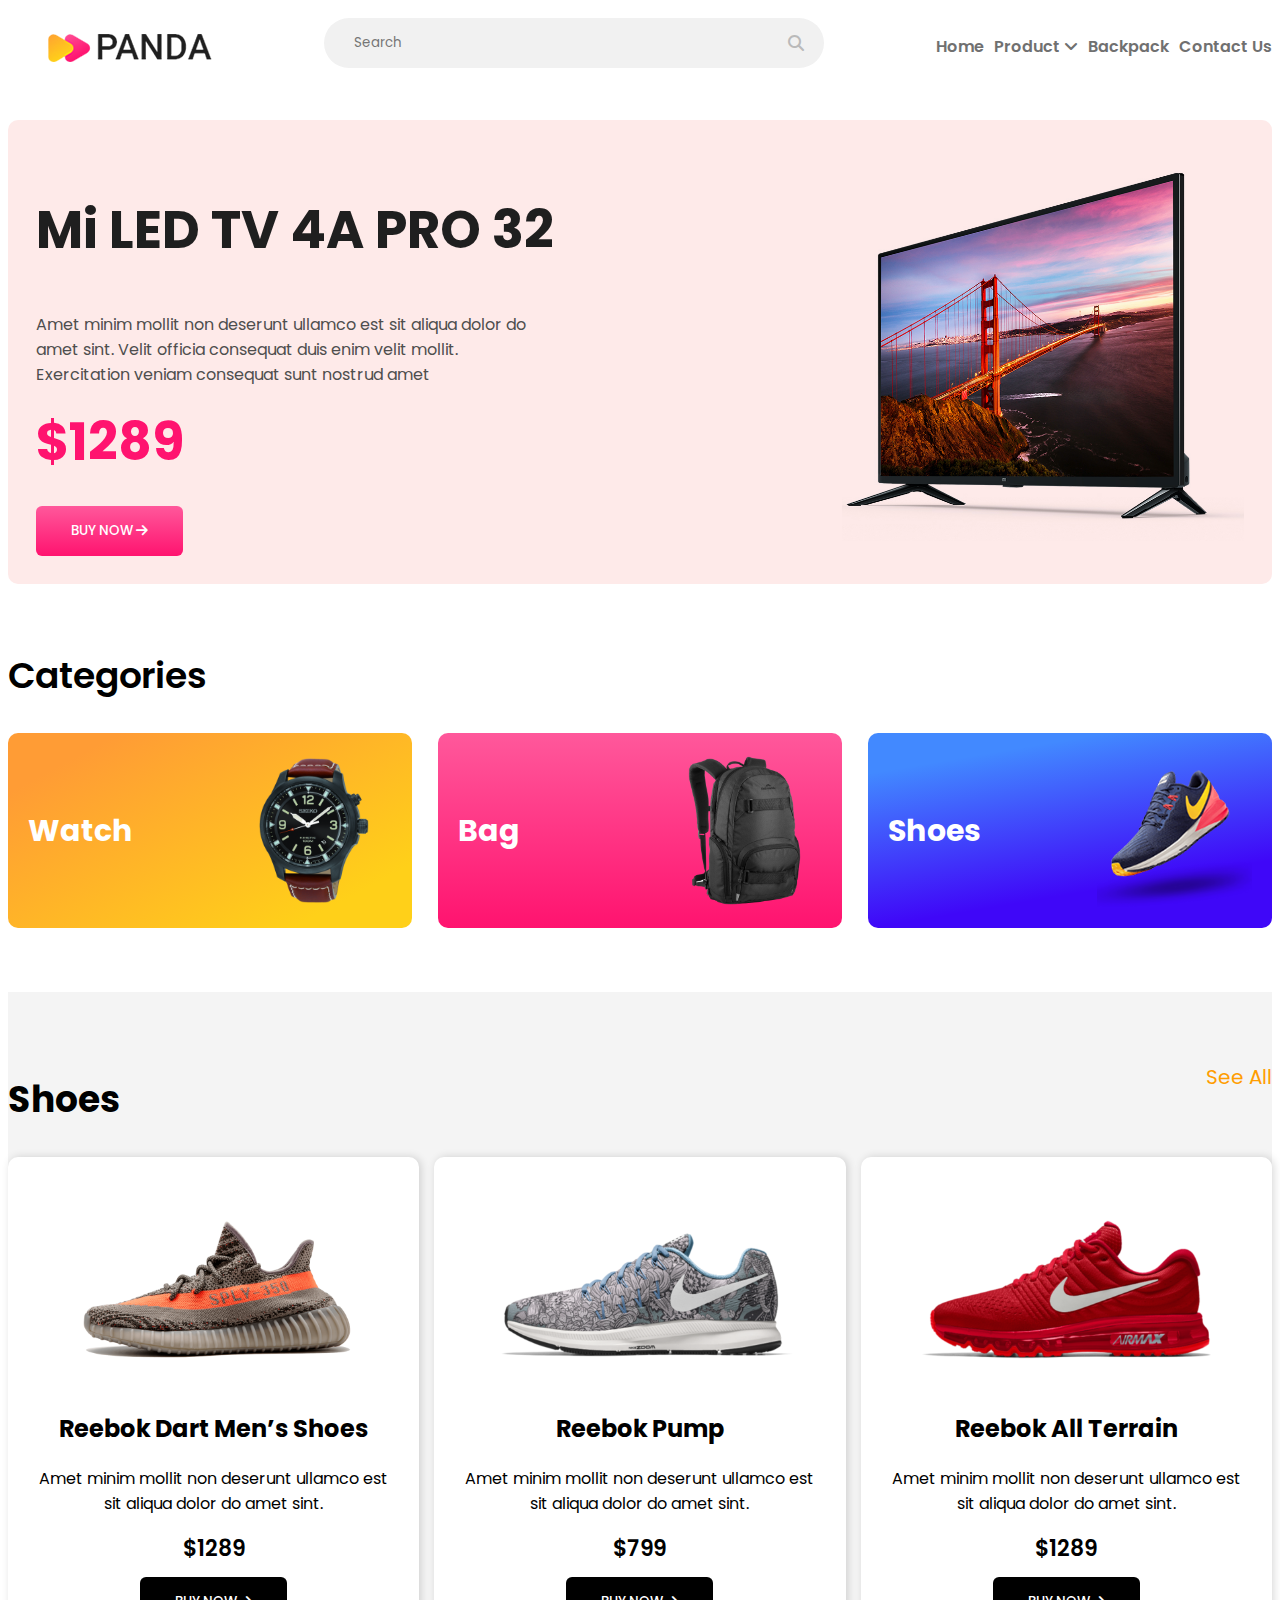
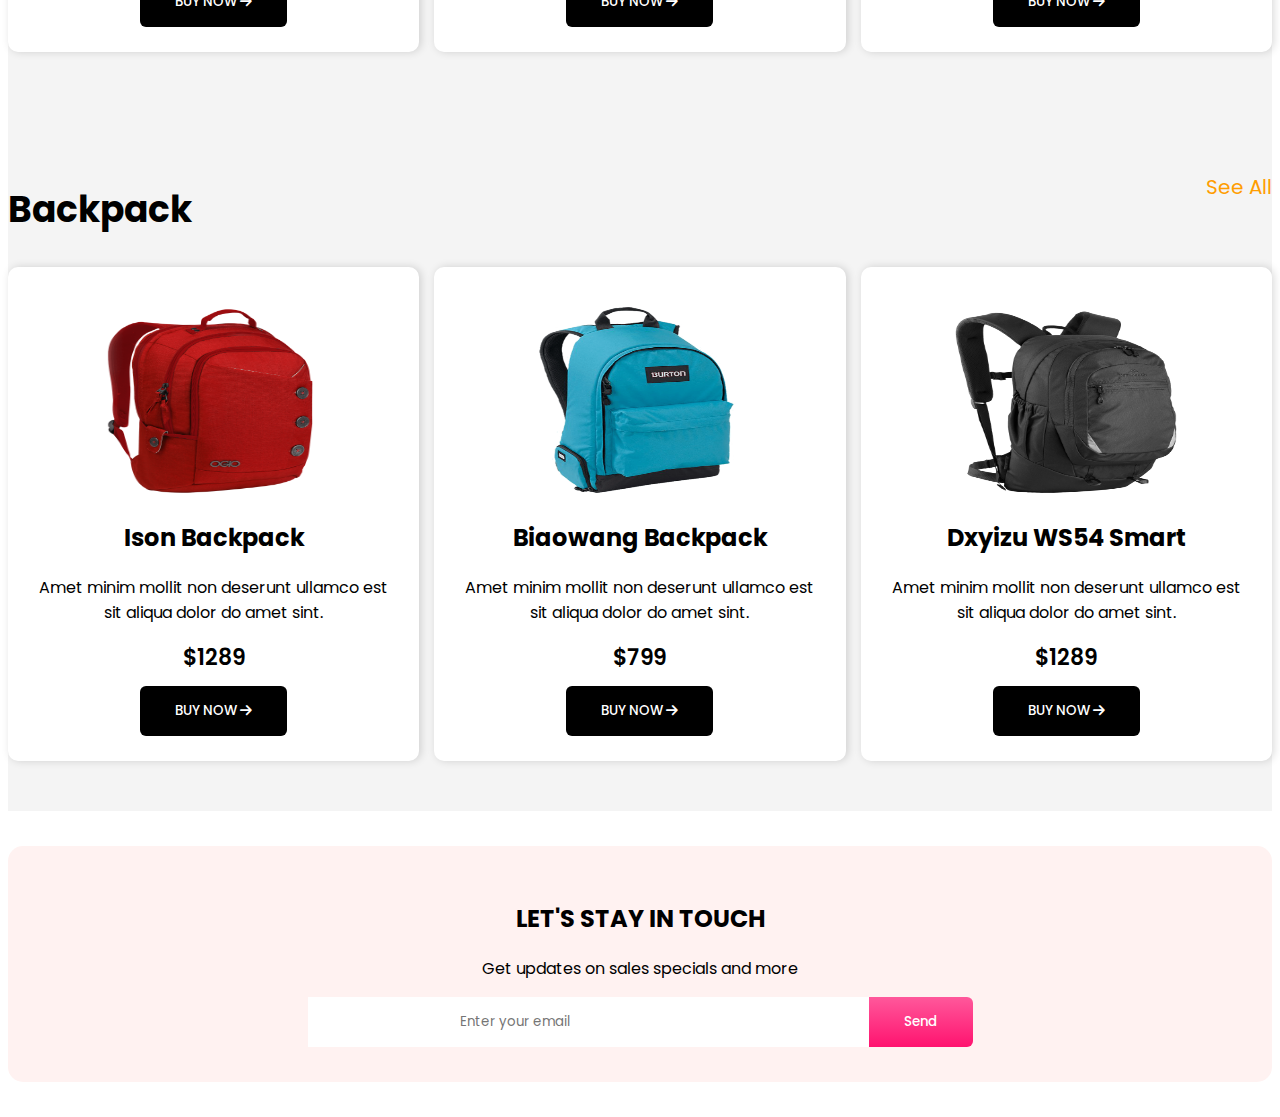
<file: Projects/Clone-file/B12_c2_panda-commerce/index.html>
<!DOCTYPE html>
<html lang="en">
  <head>
    <meta charset="UTF-8" />
    <meta name="viewport" content="width=device-width, initial-scale=1.0" />
    <title>Panda commerce</title>
    <link
      rel="shortcut icon"
      href="./assets/images/logo.png"
      type="image/x-icon"
    />

    <!-- Google font -->
    <link rel="preconnect" href="https://fonts.googleapis.com" />
    <link rel="preconnect" href="https://fonts.gstatic.com" crossorigin />
    <link
      href="https://fonts.googleapis.com/css2?family=Poppins:ital,wght@0,100;0,200;0,300;0,400;0,500;0,600;0,700;0,800;0,900;1,100;1,200;1,300;1,400;1,500;1,600;1,700;1,800;1,900&display=swap"
      rel="stylesheet"
    />

    <!-- Font awesome CDN -->
    <link
      rel="stylesheet"
      href="https://cdnjs.cloudflare.com/ajax/libs/font-awesome/6.7.2/css/all.min.css"
      integrity="sha512-Evv84Mr4kqVGRNSgIGL/F/aIDqQb7xQ2vcrdIwxfjThSH8CSR7PBEakCr51Ck+w+/U6swU2Im1vVX0SVk9ABhg=="
      crossorigin="anonymous"
      referrerpolicy="no-referrer"
    />

    <!-- Custom css -->
    <link rel="stylesheet" href="./style.css" />
  </head>
  <body>
    <main>
      <!-- Nav -->
      <nav class="container">
        <figure>
          <img src="./assets/images/logo.png" alt="" />
        </figure>
        <div class="search-parent">
          <input type="text" placeholder="Search" />

          <i class="fa-solid fa-magnifying-glass"></i>
        </div>

        <ul class="nav-items">
          <li><a href="#">Home</a></li>

          <li class="product-li">
            <a href="#"
              >Product
              <i class="fa-solid fa-angle-down"></i>
            </a>

            <ul class="dropdown-nav-items">
              <li><a href="#">Product 1</a></li>
              <li><a href="#">Product 2</a></li>
              <li><a href="#">Product 3</a></li>
              <li><a href="#">Product 4</a></li>
              <li><a href="#">Product 5</a></li>
            </ul>
          </li>

          <li><a href="#backpack-section">Backpack</a></li>
          <li><a href="#">Contact Us</a></li>
        </ul>
      </nav>
      <!-- Banner -->
      <section class="banner container">
        <!-- Banner left -->
        <div>
          <h2>Mi LED TV 4A PRO 32</h2>
          <p>
            Amet minim mollit non deserunt ullamco est sit aliqua dolor do amet
            sint. Velit officia consequat duis enim velit mollit. Exercitation
            veniam consequat sunt nostrud amet
          </p>
          <span class="banner-price">$1289</span> <br />
          <button class="panda-btn">
            BUY NOW <i class="fa-solid fa-arrow-right"></i>
          </button>
        </div>

        <!-- Banner right -->
        <img src="./assets/images/banner-images/tv.png" alt="" />
      </section>

      <!-- Category section -->
      <section class="categories container">
        <h2 class="common-section-title">Categories</h2>
        <div class="categories-card-container">
          <div class="category-card">
            <h3>Watch</h3>
            <img src="./assets/images/categories/watch.png" alt="" />
          </div>
          <div class="category-card">
            <h3>Bag</h3>
            <img src="./assets/images/categories/bag.png" alt="" />
          </div>
          <div class="category-card">
            <h3>Shoes</h3>
            <img src="./assets/images/categories/shoes.png" alt="" />
          </div>
        </div>
      </section>

      <!-- Shoes and backpack section -->
      <section class="shoes-backpack-parent">
        <!-- Shoes -->
        <div class="shoes-section container">
          <div class="shoes-backpack-section-title-parent">
            <h2>Shoes</h2>
            <p>See All</p>
          </div>
          <div class="shoe-card-container">
            <div class="shoe-card">
              <img src="./assets/images/shoes/shoe-1.png" alt="" />
              <h2>Reebok Dart Men’s Shoes</h2>
              <p>
                Amet minim mollit non deserunt ullamco est sit aliqua dolor do
                amet sint.
              </p>
              <span class="card-price">$1289</span>
              <button class="panda-btn">
                BUY NOW <i class="fa-solid fa-arrow-right"></i>
              </button>
            </div>
            <div class="shoe-card">
              <img src="./assets/images/shoes/shoe-2.png" alt="" />
              <h2>Reebok Pump</h2>
              <p>
                Amet minim mollit non deserunt ullamco est sit aliqua dolor do
                amet sint.
              </p>
              <span class="card-price">$799</span>
              <button class="panda-btn">
                BUY NOW <i class="fa-solid fa-arrow-right"></i>
              </button>
            </div>
            <div class="shoe-card">
              <img src="./assets/images/shoes/shoe-3.png" alt="" />
              <h2>Reebok All Terrain</h2>
              <p>
                Amet minim mollit non deserunt ullamco est sit aliqua dolor do
                amet sint.
              </p>
              <span class="card-price">$1289</span>
              <button class="panda-btn">
                BUY NOW <i class="fa-solid fa-arrow-right"></i>
              </button>
            </div>
          </div>
        </div>

        <!-- Backpack -->
        <div class="shoes-section container" id="backpack-section">
          <div class="shoes-backpack-section-title-parent">
            <h2>Backpack</h2>
            <p>See All</p>
          </div>
          <div class="shoe-card-container">
            <div class="shoe-card">
              <img src="./assets/images/bags/bag-1.png" alt="" />
              <h2>Ison Backpack</h2>
              <p>
                Amet minim mollit non deserunt ullamco est sit aliqua dolor do
                amet sint.
              </p>
              <span class="card-price">$1289</span>
              <button class="panda-btn">
                BUY NOW <i class="fa-solid fa-arrow-right"></i>
              </button>
            </div>
            <div class="shoe-card">
              <img src="./assets/images/bags/bag-2.png" alt="" />
              <h2>Biaowang Backpack</h2>
              <p>
                Amet minim mollit non deserunt ullamco est sit aliqua dolor do
                amet sint.
              </p>
              <span class="card-price">$799</span>
              <button class="panda-btn">
                BUY NOW <i class="fa-solid fa-arrow-right"></i>
              </button>
            </div>
            <div class="shoe-card">
              <img src="./assets/images/bags/bag-3.png" alt="" />
              <h2>Dxyizu WS54 Smart</h2>
              <p>
                Amet minim mollit non deserunt ullamco est sit aliqua dolor do
                amet sint.
              </p>
              <span class="card-price">$1289</span>
              <button class="panda-btn">
                BUY NOW <i class="fa-solid fa-arrow-right"></i>
              </button>
            </div>
          </div>
        </div>
      </section>

      <!-- Contact us section -->
      <section class="contact-us-parent container">
        <h2>LET'S STAY IN TOUCH</h2>
        <p>Get updates on sales specials and more</p>
        <div class="contact-inp-btn-parent">
          <input type="text" placeholder="Enter your email" />
          <button class="panda-btn">Send</button>
        </div>
      </section>
    </main>
  </body>
</html>
</file>
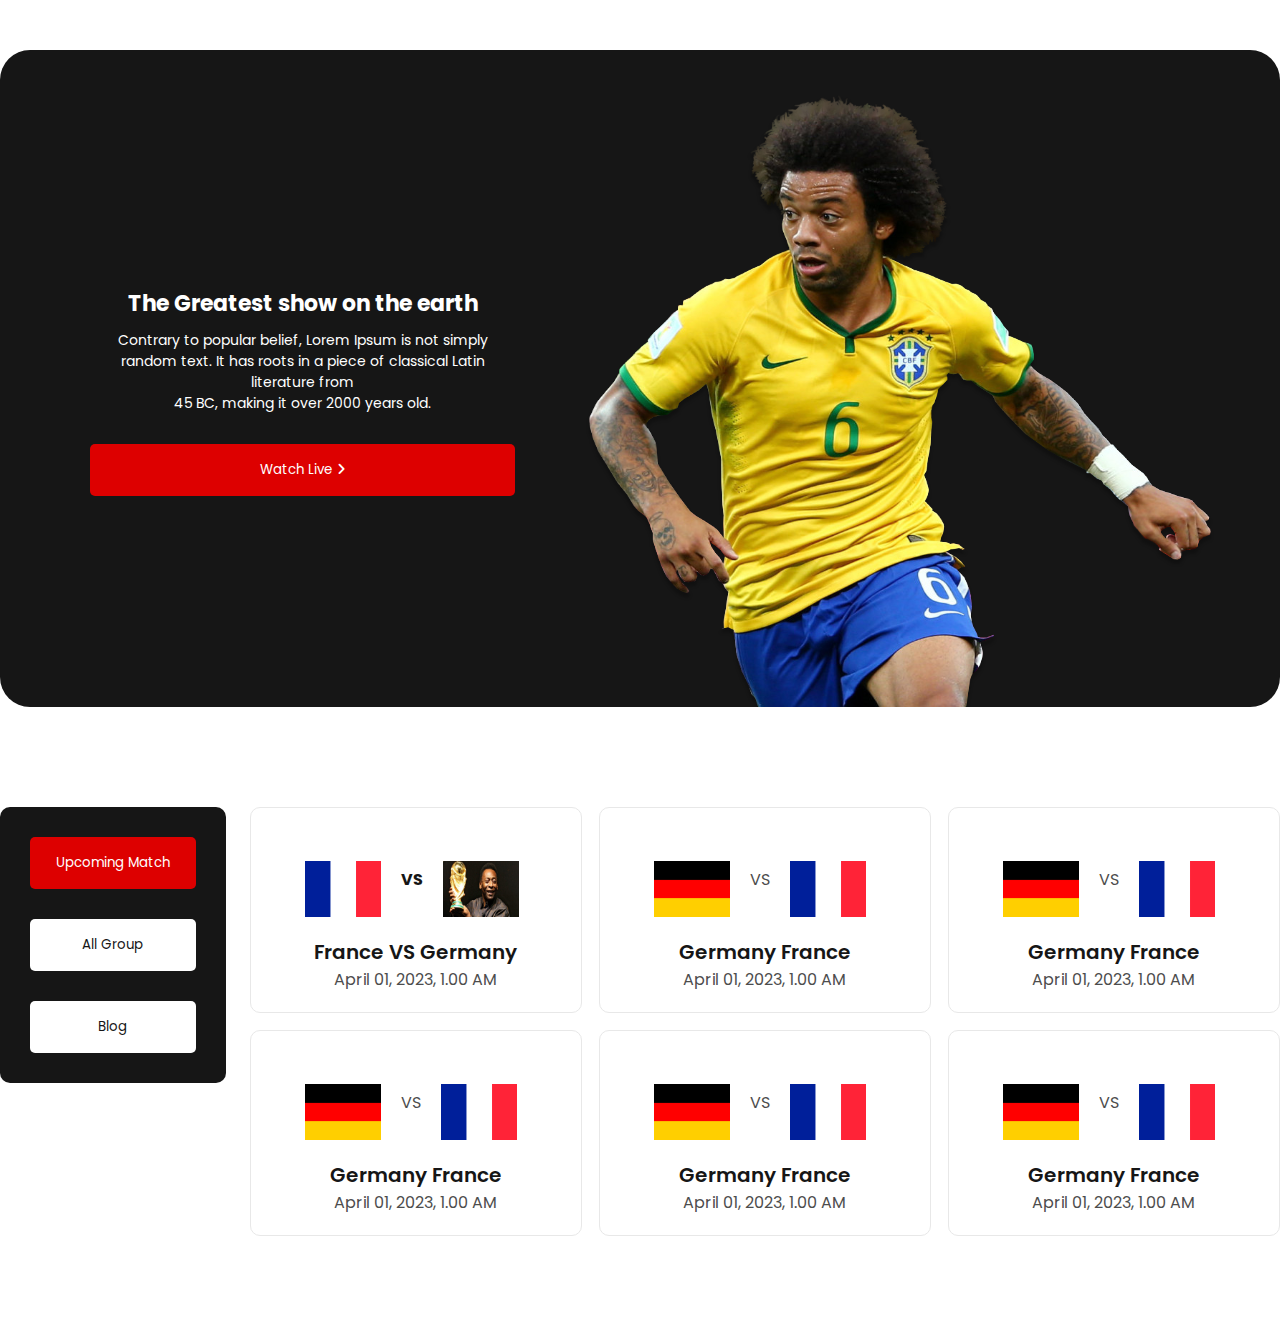
<file: Projects/Clone-file/world-cup-b2/index.html>
<!DOCTYPE html>
<html lang="en">
<head>
    <meta charset="UTF-8">
    <meta name="viewport" content="width=device-width, initial-scale=1.0">
    <title>World Cup</title>
    <!-- link css -->
    <link rel="stylesheet" href="./index.css">
    <!-- link font awesome -->
     <link rel="stylesheet" href="https://cdnjs.cloudflare.com/ajax/libs/font-awesome/6.7.2/css/all.min.css" integrity="sha512-Evv84Mr4kqVGRNSgIGL/F/aIDqQb7xQ2vcrdIwxfjThSH8CSR7PBEakCr51Ck+w+/U6swU2Im1vVX0SVk9ABhg==" crossorigin="anonymous" referrerpolicy="no-referrer" />
     <!-- link poppins font -->
      <link rel="preconnect" href="https://fonts.googleapis.com">
<link rel="preconnect" href="https://fonts.gstatic.com" crossorigin>
<link href="https://fonts.googleapis.com/css2?family=Inter:ital,opsz,wght@0,14..32,100..900;1,14..32,100..900&family=Poppins:ital,wght@0,100;0,200;0,300;0,400;0,500;0,600;0,700;0,800;0,900;1,100;1,200;1,300;1,400;1,500;1,600;1,700;1,800;1,900&display=swap" rel="stylesheet">

</head>
<body>
     <!-- banner section -->
    <header class="container" >
         <div class="banner-container">
          <div class="right-description">
            <h2>The Greatest show on the earth</h2>
            <p>Contrary to popular belief, Lorem Ipsum is not simply <br>
random text. It has roots in a piece of classical Latin literature from <br> 45 BC, making it over 2000 years old.</p>
<button class="btn-primary">Watch Live <i class="fa-solid fa-angle-right"></i> </button>
          </div>
          <img src="./img/banner/banner-img.png" alt="">
          </div>
    </header>
    <main>
          <section class="upcoming-matches container">
            <div class="matches">
            <div class="left-side">
                <button class="btn-primary">Upcoming Match</button>
                <button class="btn-primary">All Group</button>
                <button class="btn-primary">Blog</button>
            </div>
            <div class="card-container">
            <div class="container1"> 
                   <div class="img1">
                     <img src="./img/flag-photo/France.jpg" alt=""> 
                     <p class="p1">VS</p>            
                    <img src="./img/matches/matches_1.jpg" alt="">
                    </div>  
                    <h2>France VS Germany </h2>
                    <p>April 01, 2023, 1.00 AM</p>
                </div>            
            <div class="container1"> 
                   <div class="img1">
                     <img src="./img/flag-photo/Germany.jpg" alt=""> 
                     <p>VS</p>            
                    <img src="./img/flag-photo/France.jpg" alt="">
                    </div>  
                    <h2>Germany  France </h2>
                    <p>April 01, 2023, 1.00 AM</p>
                </div>            
            <div class="container1"> 
                   <div class="img1">
                     <img src="./img/flag-photo/Germany.jpg" alt=""> 
                     <p>VS</p>            
                    <img src="./img/flag-photo/France.jpg" alt="">
                    </div>  
                    <h2>Germany  France </h2>
                    <p>April 01, 2023, 1.00 AM</p>
                </div>            
            <div class="container1"> 
                   <div class="img1">
                     <img src="./img/flag-photo/Germany.jpg" alt=""> 
                     <p>VS</p>            
                    <img src="./img/flag-photo/France.jpg" alt="">
                    </div>  
                    <h2>Germany  France </h2>
                    <p>April 01, 2023, 1.00 AM</p>
                </div>            
            <div class="container1"> 
                   <div class="img1">
                     <img src="./img/flag-photo/Germany.jpg" alt=""> 
                     <p>VS</p>            
                    <img src="./img/flag-photo/France.jpg" alt="">
                    </div>  
                    <h2>Germany  France </h2>
                    <p>April 01, 2023, 1.00 AM</p>
                </div>            
            <div class="container1"> 
                   <div class="img1">
                     <img src="./img/flag-photo/Germany.jpg" alt=""> 
                     <p>VS</p>            
                    <img src="./img/flag-photo/France.jpg" alt="">
                    </div>  
                    <h2>Germany  France </h2>
                    <p>April 01, 2023, 1.00 AM</p>
                </div>            
            
            </div>
            </div>
          </section>
    </main>
    <footer>

    </footer>
</body>
</html>
</file>
<file: Projects/Clone-file/B12_c2_panda-commerce/style.css>
/* Common css */
* {
  box-sizing: border-box;
  font-family: "Poppins", sans-serif;
  scroll-behavior: smooth;
}

.container {
  max-width: 1280px;
  margin: auto;
}
.panda-btn {
  border-radius: 6px;
  background: linear-gradient(
    180deg,
    rgb(255, 88, 155) -0.006%,
    rgb(255, 19, 111) 99.994%
  );
  padding: 15px 35px;
  border: none;
  color: white;
  font-weight: 500;
}
.common-section-title {
  font-weight: 600;
  font-size: 36px;
}

/* Custom css */
nav {
  display: flex;
  justify-content: space-between;
  padding: 10px 0;
}

.product-li {
  position: relative;
}
.dropdown-nav-items {
  position: absolute;
  top: 30%;
  left: -50px;
  padding: 5px 0;
  list-style: none;
  background-color: white;
  text-align: center;
  width: 150px;
  border-radius: 0 0 15px 15px;
  box-shadow: 2px 0px 8px 0px rgb(0 0 0 / 15%);
  visibility: hidden;
}
.dropdown-nav-items li {
  margin: 5px 0;
}
.product-li:hover .dropdown-nav-items {
  visibility: visible;
  top: 100%;
  transition: 0.5s;
}

.search-parent {
  position: relative;
  color: #bababa;
}

.search-parent input {
  border-radius: 66px;
  padding: 15px 30px;
  width: 500px;
  background-color: rgb(241, 241, 241);
  border: none;
}
.search-parent i {
  /* font-size: 50px; */
  position: absolute;
  top: 17px;
  right: 20px;
}

.nav-items {
  display: flex;
  list-style: none;
  gap: 10px;
}
.nav-items li a {
  text-decoration: none;
  color: #707070;
  font-weight: 600;
  font-size: 16px;
}

/* Banner  */
.banner {
  background: rgb(254, 234, 233);
  display: flex;
  justify-content: space-between;
  gap: 5px;
  align-items: center;
  padding: 28px;
  border-radius: 10px;
  margin-top: 25px;
}
.banner h2 {
  color: rgb(31, 31, 31);
  font-size: 52px;
  font-weight: bold;
}
.banner p {
  color: #4e4e4e;
  max-width: 500px;
}
.banner img {
  width: 402px;
  height: 378px;
}
.banner-price {
  color: #ff136f;
  font-weight: bold;
  font-size: 52px;
  margin-bottom: 35px;
  display: block;
  margin-bottom: 0;
}

/* Category */
.categories {
  margin: 64px auto;
}
.categories-card-container {
  display: flex;
  gap: 26px;
  width: 100%;
}
.category-card {
  display: flex;
  justify-content: space-between;
  align-items: center;
  gap: 4px;
  padding: 20px;
  border-radius: 10px;
  flex: 1;
}
.category-card h3 {
  color: white;
  font-weight: bold;
  font-size: 30px;
}

.category-card:nth-child(1) {
  background: linear-gradient(
    151.85deg,
    rgb(255, 156, 53) 14.537%,
    rgb(255, 208, 25) 84.486%
  );
}
.category-card:nth-child(2) {
  background: linear-gradient(
    180deg,
    rgb(255, 88, 155) -0.006%,
    rgb(255, 19, 111) 99.994%
  );
}
.category-card:nth-child(3) {
  background: linear-gradient(
    170.38deg,
    rgb(66, 137, 255) 15.416%,
    rgb(63, 7, 248) 74.29%
  );
}

/* shoes and bag section */
.shoes-backpack-parent {
  background: rgb(244, 244, 244);
}

.shoes-backpack-section-title-parent {
  display: flex;
  justify-content: space-between;
}
.shoes-backpack-section-title-parent h2 {
  font-weight: bold;
  font-size: 36px;
}
.shoes-backpack-section-title-parent p {
  font-size: 20px;
  color: #ff9d00;
}

/* shoes */
.shoes-section {
  padding: 50px 0;
}
.shoe-card-container {
  display: flex;
  justify-content: space-between;
  gap: 15px;
}
.shoe-card {
  background-color: white;
  border-radius: 10px;
  text-align: center;
  padding: 25px;
  box-shadow: 2px 0px 8px 0px rgb(0 0 0 / 15%);
}
.card-price {
  display: block;
  font-weight: 600;
  font-size: 22px;
  margin-bottom: 12px;
}
.shoe-card img {
  width: 336px;
  height: 202px;
}
.shoe-card .panda-btn {
  background: black;
}

/* contact */
.contact-us-parent {
  background-color: #fff2f1;
  text-align: center;
  padding: 35px 20px;
  margin: 35px auto;
  border-radius: 15px;
}

.contact-inp-btn-parent {
  display: flex;
  justify-content: center;
}
.contact-inp-btn-parent input {
  border: none;
  padding: 15px 152px;
}
.contact-inp-btn-parent .panda-btn {
  border-top-left-radius: 0;
  border-bottom-left-radius: 0;
}
</file>
<file: Projects/Clone-file/world-cup-b2/index.css>
*{
  box-sizing: border-box;
  margin: 0;
  padding: 0;
   font-family: "Poppins", sans-serif;
}

/* shared tag */
.container{
    max-width: 1321px; 
    margin: 0 auto;
}
.btn-primary{
    border: none;
    background-color: rgb(221, 0, 0);
    color:rgb(255, 255, 255) ;
    padding: 16px 25px;
    border-radius: 5px;
    align-items: center;
    gap: 10px;
}



/* banner section */
.banner-container{
    margin-top: 50px;
     background-color: rgb(22, 22, 22);
     display: flex;
     justify-content: space-between;
     align-items: center;
     padding:25px 15px 0px 90px ;
     border-radius: 30px;
}
.banner-container img{
    width: 100%;
    display: block;

}
.right-description h2{
      font-weight: 700;
      font-size: 70px;
      color: rgb(255, 255, 255);
}
.right-description p{
    color: rgb(255, 255, 255);
    font-weight: 400;
    margin-bottom: 30px;
}
/* banner responsive for mobile */
@media screen and (max-width:576px) {
    .banner-container{
        flex-direction: column;
        flex: 1;
        border-radius: 10px;
        margin-left: 20px;
        margin-right: 20px;
       
}
}
.banner-container img{
    width: 100%;
    flex: 1;
    margin-right: 50px ;
    margin-top: 20px;
}
.right-description{
     display: grid;
    justify-content: center;
    align-items: center;
    width: 100%;
    flex: 1;
   margin-right: 70px;
   
}
.right-description h2{
       font-size: 22px;
       text-align: center;

}
.right-description p{
    font-size: 14px;
    margin-top: 10px;
    text-align: center;
}















/* card section */
.left-side{
    border-radius: 10px;
    background: rgb(22, 22, 22);
    width: 25%;
    height: fit-content;
    display: flex;
    flex-direction: column;
    gap: 30px;
    padding: 30px;
    
}
.left-side .btn-primary:nth-child(2),
.left-side .btn-primary:nth-child(3){
    background-color: rgb(255, 255, 255);
    color: rgb(22, 22, 22);
  
}

/* cards */
.img1 img{
    width: 100%;
    height: 56px;
   
}
.img1{
    display: flex;
    gap: 20px;
    align-items: center;
    padding:0px 200px 50px 54px;
    margin-bottom: -30px;
}
.img1 .p1{
    font-size: 16px;
    font-weight: 700;
    color: rgb(22, 22, 22);
    align-items: center;
}
.card-container{
    display: grid;
    grid-template-columns: repeat(3,1fr);
    gap: 17px;
}
.matches{
    display: flex;
      gap: 24px;
}
.container1{
   
border: 1px solid rgb(232, 232, 232);
border-radius: 10px;
padding-top: 53px ;


}
.container1 h2{
    text-align: center;
    font-size: 20px;
    font-weight: 600;
    color: rgb(22, 22, 22);
    
}
.container1 p{
    text-align: center;
    font-weight: 400;
    color: rgb(77, 77, 77);
    margin-bottom: 20px;

}
.upcoming-matches{
      margin-top: 100px;
      gap: 10px;
}

/* responsive for mobile */
@media screen and (max-width:576px) {
    .matches{
      flex-direction: column;
      gap: 24px;
}
.left-side{
    width: 100%;
    flex: 1;
    background: transparent;
}
.btn-primary:nth-child(2),
.btn-primary:nth-child(3){
       border: 1px solid rgb(232, 232, 232);
       display: inline-block;
       width: fit-content;
      margin: 0 auto;
     
}
.btn-primary:nth-child(1){
     display: inline-block;
       width: fit-content;
      margin: 0 auto;
}
.card-container{
    display: grid;
    grid-template-columns: repeat(1,1fr);
    gap: 17px;
    margin:0 20px ;
    
}
}





/* footer section */
footer{
    background-color: #161616;
    margin-top: 100px;
}
footer h2{
    color: #FFFFFF;
    font-size: 40px;
    font-weight: 600;
    text-align: center;
   padding-top: 130px;
   padding-bottom: 49px;
}
footer hr{
    border: 1px solid rgba(255, 255, 255, 0.1); ;
    /* width: 1320px; */
}
.footer-nav ul{   
    display: flex;
    justify-content: center;
    gap: 75px;
    padding-top: 50px;
    padding-bottom: 130px;
}
.footer-nav ul li a{
    text-decoration: none;
    color: rgb(185, 185, 185);
    font-weight: 500;
}
.footer-nav ul li{
    list-style-type: none;
}
/* responsiv footer */
@media screen and (max-width:576px) {
    .footer-nav ul{
        flex-direction: column;
       text-align: center;
      
       padding-bottom: 40px;
    }
    footer h2{
        padding-top: 40px;
    }
     
    footer hr{
        max-width: 375px;
      margin: 0 auto;
    }
}
</file>
